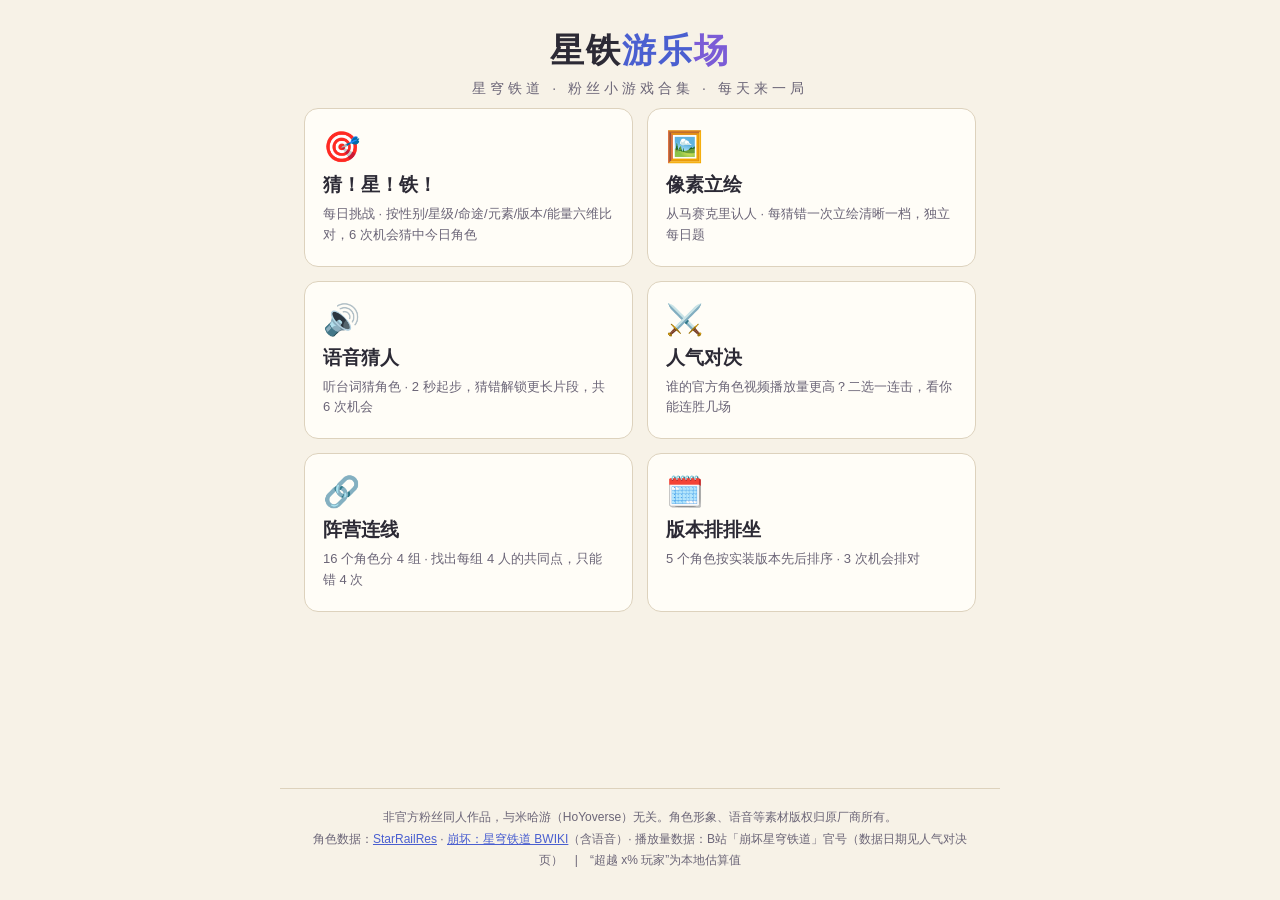
<file: index.html>
<!DOCTYPE html>
<html lang="zh-CN">
<head>
<meta charset="UTF-8">
<meta name="viewport" content="width=device-width, initial-scale=1.0">
<title>星铁游乐场 · 崩坏：星穹铁道粉丝小游戏合集</title>
<meta name="description" content="非官方粉丝同人小游戏合集：每日猜角色、像素立绘、语音猜人、人气对决、阵营连线、版本排排坐。">
<link rel="stylesheet" href="style.css">
</head>
<body>
<header class="site-header">
  <h1>星铁<span class="accent">游乐</span><span class="accent2">场</span></h1>
  <p class="tagline">星穹铁道 · 粉丝小游戏合集 · 每天来一局</p>
</header>

<main>
  <div class="hub-grid">
    <a class="hub-card" href="classic.html">
      <div class="hub-emoji">🎯</div>
      <h2>猜！星！铁！</h2>
      <p>每日挑战 · 按性别/星级/命途/元素/版本/能量六维比对，6 次机会猜中今日角色</p>
    </a>
    <a class="hub-card" href="classic.html#pixel">
      <div class="hub-emoji">🖼️</div>
      <h2>像素立绘</h2>
      <p>从马赛克里认人 · 每猜错一次立绘清晰一档，独立每日题</p>
    </a>
    <a class="hub-card" href="voice.html">
      <div class="hub-emoji">🔊</div>
      <h2>语音猜人</h2>
      <p>听台词猜角色 · 2 秒起步，猜错解锁更长片段，共 6 次机会</p>
    </a>
    <a class="hub-card" href="duel.html">
      <div class="hub-emoji">⚔️</div>
      <h2>人气对决</h2>
      <p>谁的官方角色视频播放量更高？二选一连击，看你能连胜几场</p>
    </a>
    <a class="hub-card" href="links.html">
      <div class="hub-emoji">🔗</div>
      <h2>阵营连线</h2>
      <p>16 个角色分 4 组 · 找出每组 4 人的共同点，只能错 4 次</p>
    </a>
    <a class="hub-card" href="timeline.html">
      <div class="hub-emoji">🗓️</div>
      <h2>版本排排坐</h2>
      <p>5 个角色按实装版本先后排序 · 3 次机会排对</p>
    </a>
  </div>
</main>

<footer class="site-footer">
  <p>非官方粉丝同人作品，与米哈游（HoYoverse）无关。角色形象、语音等素材版权归原厂商所有。</p>
  <p>角色数据：<a href="https://github.com/Mar-7th/StarRailRes" target="_blank" rel="noopener">StarRailRes</a> ·
     <a href="https://wiki.biligame.com/sr/" target="_blank" rel="noopener">崩坏：星穹铁道 BWIKI</a>（含语音）·
     播放量数据：B站「崩坏星穹铁道」官号（数据日期见人气对决页）　|　“超越 x% 玩家”为本地估算值</p>
</footer>

</body>
</html>
</file>
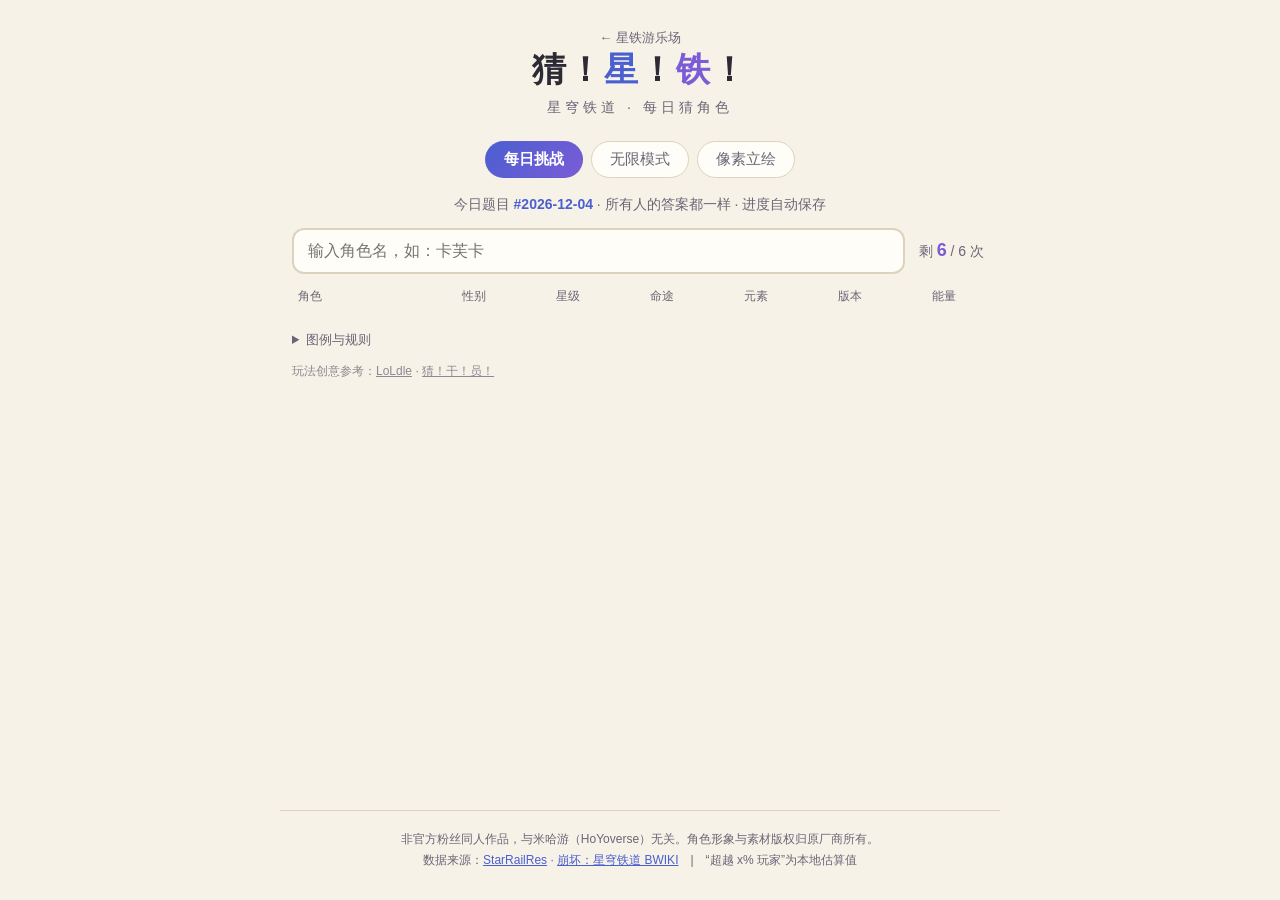
<file: classic.html>
<!DOCTYPE html>
<html lang="zh-CN">
<head>
<meta charset="UTF-8">
<meta name="viewport" content="width=device-width, initial-scale=1.0">
<title>猜！星！铁！ · 星穹铁道每日猜角色</title>
<meta name="description" content="非官方粉丝同人小游戏：每天一道星穹铁道猜角色题，6 次机会，按属性比对逼近答案。">
<link rel="stylesheet" href="style.css">
</head>
<body>
<header class="site-header">
  <a class="home-link" href="index.html">← 星铁游乐场</a>
  <h1>猜！<span class="accent">星</span>！<span class="accent2">铁</span>！</h1>
  <p class="tagline">星穹铁道 · 每日猜角色</p>
</header>

<nav class="tabs" id="tabs">
  <button class="tab active" data-tab="daily">每日挑战</button>
  <button class="tab" data-tab="infinite">无限模式</button>
  <button class="tab" data-tab="pixel">像素立绘</button>
</nav>

<main>
  <!-- 每日 / 无限 共用的游戏视图 -->
  <section id="view-game" class="view">
    <div class="mode-banner" id="modeBanner"></div>

    <div class="guess-bar" id="guessBar">
      <div class="input-wrap">
        <input id="guessInput" type="text" placeholder="输入角色名，如：卡芙卡"
               autocomplete="off" autocapitalize="off" spellcheck="false">
        <ul id="suggestList" class="suggest-list hidden"></ul>
      </div>
      <div class="tries-left" id="triesLeft"></div>
    </div>

    <div class="grid-head" id="gridHead">
      <span class="c-name">角色</span><span>性别</span><span>星级</span><span>命途</span><span>元素</span><span>版本</span><span>能量</span>
    </div>
    <div id="rows" class="rows"></div>

    <div id="result" class="result hidden"></div>

    <details class="legend">
      <summary>图例与规则</summary>
      <ul>
        <li>🟩 完全正确　🟥 不对　🟧 接近（同一角色的不同形态，如「丹恒」与「丹恒•饮月」）</li>
        <li>⬆️ / ⬇️ 用于数值维度（星级 / 实装版本 / 能量上限）：⬆️ 表示答案比你猜的<b>更高</b>，⬇️ 表示更低。</li>
        <li>能量上限为「特殊」的角色（黄泉、飞霄、遐蝶、白厄、昔涟）没有常规能量条，只能精确匹配。</li>
        <li>每日挑战按本地日期出题，同一天所有人同一题，共 6 次机会；进度存在本机浏览器里。</li>
      </ul>
    </details>

    <p class="credit-line">玩法创意参考：<a href="https://loldle.net" target="_blank" rel="noopener">LoLdle</a> · <a href="https://mer.run/arknights-wordle/" target="_blank" rel="noopener">猜！干！员！</a></p>
  </section>

  <!-- 像素立绘：独立玩法 -->
  <section id="view-pixel" class="view hidden">
    <div class="pixel-panel">
      <p class="pixel-hint">看像素立绘猜角色：每猜错一次清晰一档，共 6 次机会。每日一题，与「每日挑战」互不影响。</p>
      <div class="pixel-stage"><canvas id="pixelCanvas" width="512" height="512"></canvas></div>
      <p class="pixel-status" id="pixelStatus"></p>
      <div class="guess-bar">
        <div class="input-wrap">
          <input id="pixelInput" type="text" placeholder="输入角色名，猜这幅立绘"
                 autocomplete="off" autocapitalize="off" spellcheck="false">
          <ul id="pixelSuggest" class="suggest-list hidden"></ul>
        </div>
        <button class="btn ghost" id="practiceBtn">换一张练习</button>
        <button class="btn ghost hidden" id="backDailyBtn">返回每日题</button>
      </div>
      <div id="pixelChips" class="chips"></div>
      <div id="pixelResult" class="result hidden"></div>
    </div>
  </section>
</main>

<footer class="site-footer">
  <p>非官方粉丝同人作品，与米哈游（HoYoverse）无关。角色形象与素材版权归原厂商所有。</p>
  <p>数据来源：<a href="https://github.com/Mar-7th/StarRailRes" target="_blank" rel="noopener">StarRailRes</a> ·
     <a href="https://wiki.biligame.com/sr/" target="_blank" rel="noopener">崩坏：星穹铁道 BWIKI</a>　|　“超越 x% 玩家”为本地估算值</p>
</footer>

<div id="toast" class="toast hidden"></div>

<script src="data/characters.js"></script>
<script src="game.js"></script>
<script src="app.js"></script>
</body>
</html>
</file>
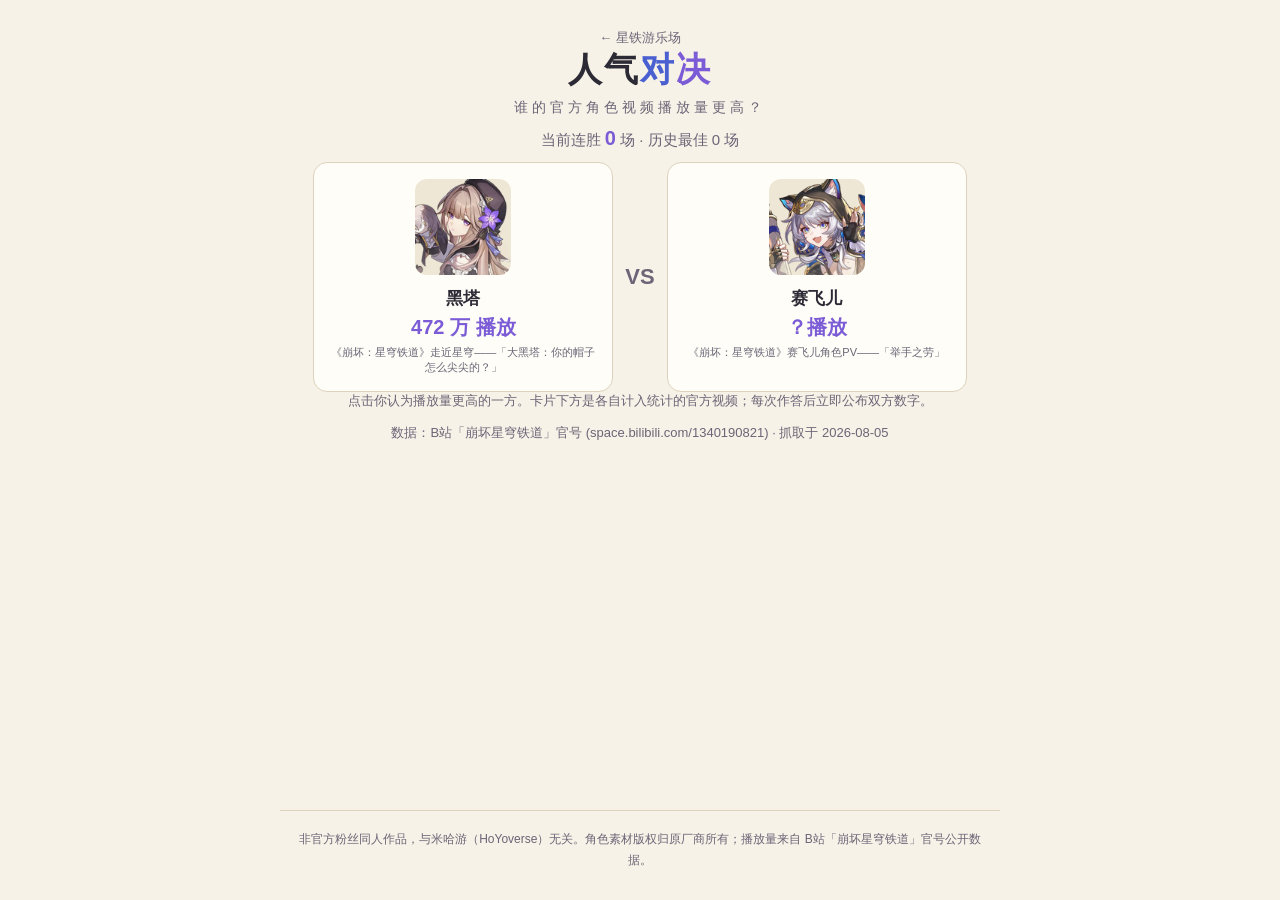
<file: duel.html>
<!DOCTYPE html>
<html lang="zh-CN">
<head>
<meta charset="UTF-8">
<meta name="viewport" content="width=device-width, initial-scale=1.0">
<title>人气对决 · 星铁游乐场</title>
<link rel="stylesheet" href="style.css">
</head>
<body>
<header class="site-header">
  <a class="home-link" href="index.html">← 星铁游乐场</a>
  <h1>人气<span class="accent">对</span><span class="accent2">决</span></h1>
  <p class="tagline">谁的官方角色视频播放量更高？</p>
</header>

<main>
  <section class="view">
    <p class="duel-streak" id="duelStreak"></p>
    <div class="duel-stage" id="duelStage"></div>
    <p class="tl-hint" id="duelHint">点击你认为播放量更高的一方。卡片下方是各自计入统计的官方视频；每次作答后立即公布双方数字。</p>
    <div id="duelResult" class="result hidden"></div>
    <p class="tl-hint" style="margin-top:14px" id="duelSource"></p>
  </section>
</main>

<footer class="site-footer">
  <p>非官方粉丝同人作品，与米哈游（HoYoverse）无关。角色素材版权归原厂商所有；播放量来自 B站「崩坏星穹铁道」官号公开数据。</p>
</footer>

<div id="toast" class="toast hidden"></div>
<script src="data/characters.js"></script>
<script src="data/popularity.js"></script>
<script src="game.js"></script>
<script src="duel.js"></script>
</body>
</html>
</file>
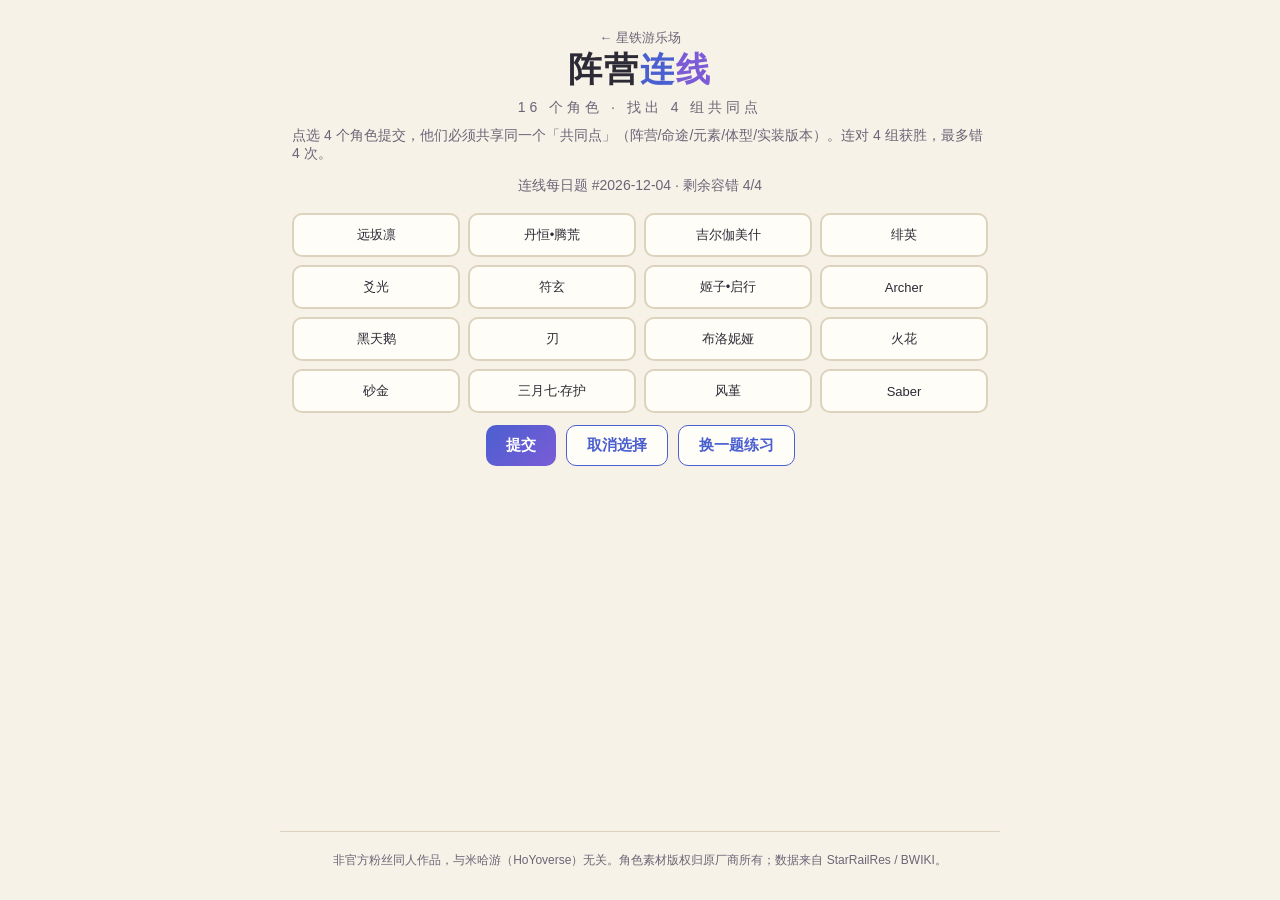
<file: links.html>
<!DOCTYPE html>
<html lang="zh-CN">
<head>
<meta charset="UTF-8">
<meta name="viewport" content="width=device-width, initial-scale=1.0">
<title>阵营连线 · 星铁游乐场</title>
<link rel="stylesheet" href="style.css">
</head>
<body>
<header class="site-header">
  <a class="home-link" href="index.html">← 星铁游乐场</a>
  <h1>阵营<span class="accent">连</span><span class="accent2">线</span></h1>
  <p class="tagline">16 个角色 · 找出 4 组共同点</p>
</header>

<main>
  <section class="view">
    <p class="pixel-hint">点选 4 个角色提交，他们必须共享同一个「共同点」（阵营/命途/元素/体型/实装版本）。连对 4 组获胜，最多错 4 次。</p>
    <p class="conn-mistakes" id="connStatus"></p>
    <div class="conn-solved" id="connSolved"></div>
    <div class="conn-board" id="connBoard"></div>
    <div class="conn-actions">
      <button class="btn" id="connSubmit" disabled>提交</button>
      <button class="btn ghost" id="connClear">取消选择</button>
      <button class="btn ghost" id="connPracticeBtn">换一题练习</button>
      <button class="btn ghost hidden" id="connBackBtn">返回每日题</button>
    </div>
    <div id="connResult" class="result hidden"></div>
  </section>
</main>

<footer class="site-footer">
  <p>非官方粉丝同人作品，与米哈游（HoYoverse）无关。角色素材版权归原厂商所有；数据来自 StarRailRes / BWIKI。</p>
</footer>

<div id="toast" class="toast hidden"></div>
<script src="data/characters.js"></script>
<script src="data/connections.js"></script>
<script src="game.js"></script>
<script src="links.js"></script>
</body>
</html>
</file>
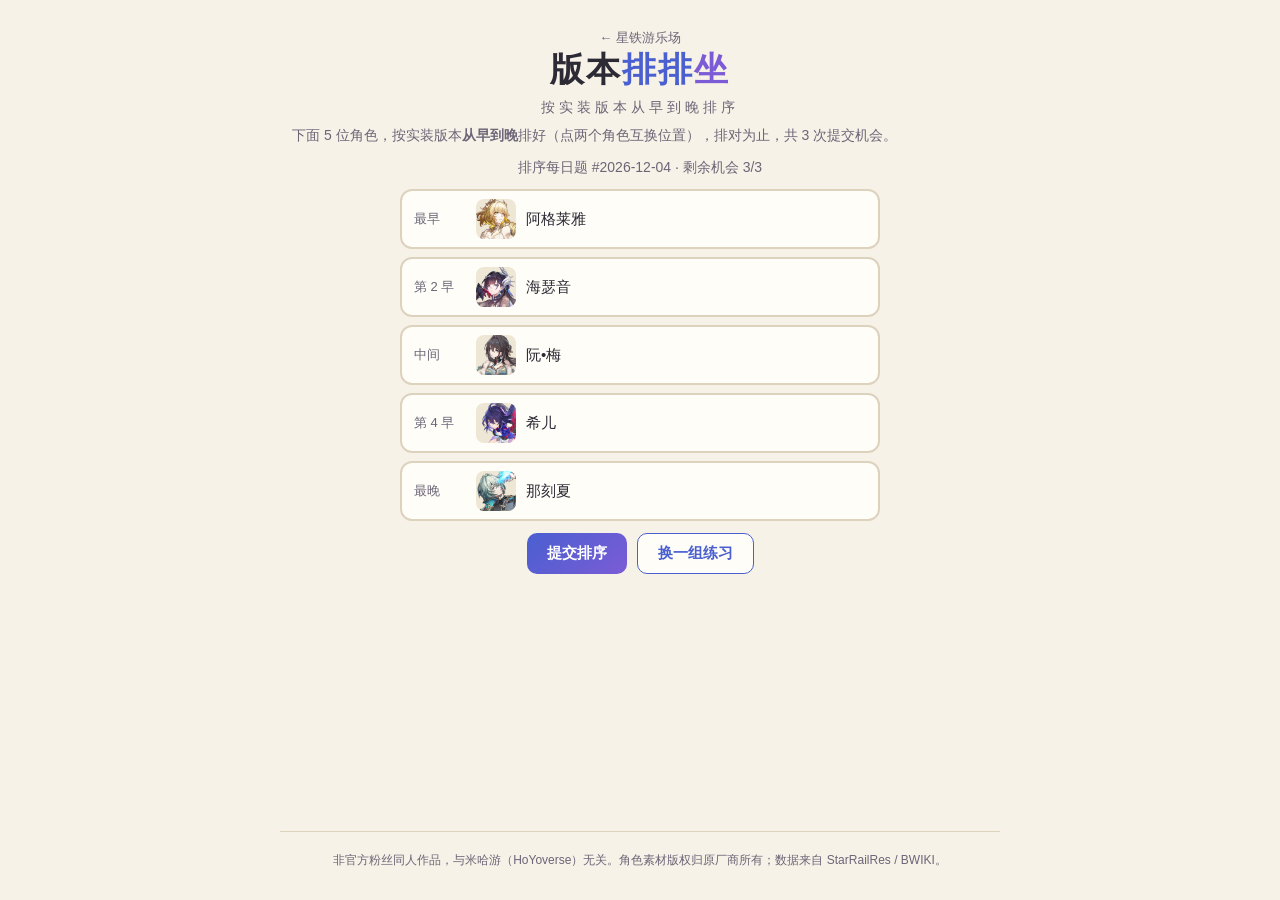
<file: timeline.html>
<!DOCTYPE html>
<html lang="zh-CN">
<head>
<meta charset="UTF-8">
<meta name="viewport" content="width=device-width, initial-scale=1.0">
<title>版本排排坐 · 星铁游乐场</title>
<link rel="stylesheet" href="style.css">
</head>
<body>
<header class="site-header">
  <a class="home-link" href="index.html">← 星铁游乐场</a>
  <h1>版本<span class="accent">排排</span><span class="accent2">坐</span></h1>
  <p class="tagline">按实装版本从早到晚排序</p>
</header>

<main>
  <section class="view">
    <p class="pixel-hint">下面 5 位角色，按实装版本<b>从早到晚</b>排好（点两个角色互换位置），排对为止，共 3 次提交机会。</p>
    <p class="conn-mistakes" id="tlStatus"></p>
    <div class="tl-list" id="tlList"></div>
    <div class="conn-actions">
      <button class="btn" id="tlSubmit">提交排序</button>
      <button class="btn ghost" id="tlPracticeBtn">换一组练习</button>
      <button class="btn ghost hidden" id="tlBackBtn">返回每日题</button>
    </div>
    <div id="tlResult" class="result hidden"></div>
  </section>
</main>

<footer class="site-footer">
  <p>非官方粉丝同人作品，与米哈游（HoYoverse）无关。角色素材版权归原厂商所有；数据来自 StarRailRes / BWIKI。</p>
</footer>

<div id="toast" class="toast hidden"></div>
<script src="data/characters.js"></script>
<script src="game.js"></script>
<script src="timeline.js"></script>
</body>
</html>
</file>
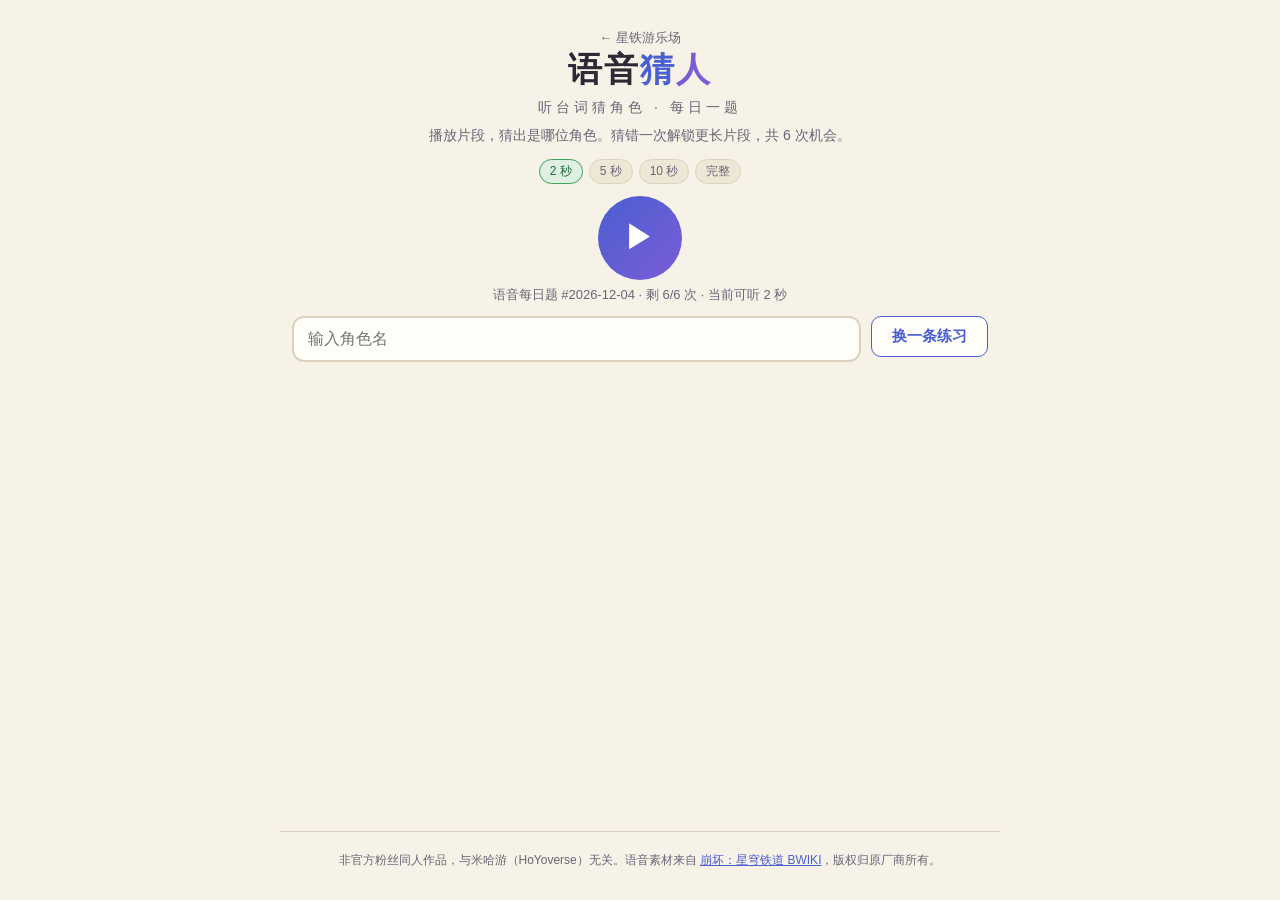
<file: voice.html>
<!DOCTYPE html>
<html lang="zh-CN">
<head>
<meta charset="UTF-8">
<meta name="viewport" content="width=device-width, initial-scale=1.0">
<title>语音猜人 · 星铁游乐场</title>
<link rel="stylesheet" href="style.css">
</head>
<body>
<header class="site-header">
  <a class="home-link" href="index.html">← 星铁游乐场</a>
  <h1>语音<span class="accent">猜</span><span class="accent2">人</span></h1>
  <p class="tagline">听台词猜角色 · 每日一题</p>
</header>

<main>
  <section class="view voice-panel">
    <p class="pixel-hint" id="voiceHint">播放片段，猜出是哪位角色。猜错一次解锁更长片段，共 6 次机会。</p>
    <div class="voice-unlocks" id="voiceUnlocks"></div>
    <button class="play-btn" id="playBtn">▶</button>
    <p class="voice-progress" id="voiceProgress"></p>
    <div class="voice-quote hidden" id="voiceQuote"></div>

    <div class="guess-bar">
      <div class="input-wrap">
        <input id="vInput" type="text" placeholder="输入角色名" autocomplete="off" autocapitalize="off" spellcheck="false">
        <ul id="vSuggest" class="suggest-list hidden"></ul>
      </div>
      <button class="btn ghost" id="vPracticeBtn">换一条练习</button>
      <button class="btn ghost hidden" id="vBackBtn">返回每日题</button>
    </div>
    <div id="vChips" class="chips"></div>
    <div id="vResult" class="result hidden"></div>
  </section>
</main>

<footer class="site-footer">
  <p>非官方粉丝同人作品，与米哈游（HoYoverse）无关。语音素材来自
     <a href="https://wiki.biligame.com/sr/" target="_blank" rel="noopener">崩坏：星穹铁道 BWIKI</a>，版权归原厂商所有。</p>
</footer>

<div id="toast" class="toast hidden"></div>
<script src="data/characters.js"></script>
<script src="data/voice.js"></script>
<script src="game.js"></script>
<script src="voice.js"></script>
</body>
</html>
</file>
<file: style.css>
/* 猜！星！铁！ —— 暖纸底 + 星铁蓝紫点缀 */
:root {
  --paper: #f7f2e7;
  --paper-deep: #efe7d6;
  --ink: #2c2a35;
  --ink-soft: #6b6577;
  --blue: #4a5fd0;
  --purple: #7b5cd6;
  --green: #3da35d;
  --green-bg: #dff0e3;
  --red: #d0574d;
  --red-bg: #f7e0dd;
  --orange: #d98e2b;
  --orange-bg: #f8ecd7;
  --line: #ddd2bd;
  --card: #fffdf7;
  --radius: 12px;
}

* { box-sizing: border-box; margin: 0; padding: 0; }

body {
  background: var(--paper);
  color: var(--ink);
  font-family: -apple-system, BlinkMacSystemFont, "PingFang SC", "Hiragino Sans GB", "Microsoft YaHei", sans-serif;
  min-height: 100vh;
  display: flex;
  flex-direction: column;
  align-items: center;
}

/* 顶部 */
.site-header { text-align: center; padding: 28px 16px 10px; }
.site-header h1 { font-size: 34px; letter-spacing: 2px; }
.site-header .accent { color: var(--blue); }
.site-header .accent2 { color: var(--purple); }
.tagline { color: var(--ink-soft); margin-top: 6px; font-size: 14px; letter-spacing: 4px; }

/* 标签页 */
.tabs { display: flex; gap: 8px; margin: 14px 0 18px; }
.tab {
  border: 1px solid var(--line); background: var(--card); color: var(--ink-soft);
  padding: 8px 18px; border-radius: 999px; font-size: 15px; cursor: pointer;
  transition: all .15s;
}
.tab.active {
  background: linear-gradient(135deg, var(--blue), var(--purple));
  color: #fff; border-color: transparent; font-weight: 600;
}

main { width: 100%; max-width: 720px; padding: 0 12px 40px; flex: 1; }
.view.hidden, .hidden { display: none !important; }

.mode-banner {
  text-align: center; color: var(--ink-soft); font-size: 14px; margin-bottom: 14px;
}
.mode-banner b { color: var(--blue); }

/* 输入区 */
.guess-bar { display: flex; gap: 10px; align-items: flex-start; margin-bottom: 14px; }
.input-wrap { position: relative; flex: 1; }
#guessInput, #pixelInput, #vInput {
  width: 100%; padding: 12px 14px; font-size: 16px;
  border: 2px solid var(--line); border-radius: var(--radius);
  background: var(--card); color: var(--ink); outline: none;
}
#guessInput:focus, #pixelInput:focus, #vInput:focus { border-color: var(--blue); }
#guessInput:disabled, #pixelInput:disabled, #vInput:disabled { opacity: .5; }
.tries-left { padding: 12px 4px; font-size: 14px; color: var(--ink-soft); white-space: nowrap; }
.tries-left b { color: var(--purple); font-size: 18px; }

.suggest-list {
  position: absolute; top: calc(100% + 4px); left: 0; right: 0; z-index: 30;
  list-style: none; background: var(--card); border: 1px solid var(--line);
  border-radius: var(--radius); overflow: hidden; box-shadow: 0 8px 24px rgba(60,50,90,.15);
  max-height: 320px; overflow-y: auto;
}
.suggest-list li {
  display: flex; align-items: center; gap: 10px; padding: 8px 12px; cursor: pointer;
}
.suggest-list li.active, .suggest-list li:hover { background: var(--paper-deep); }
.suggest-list img { width: 34px; height: 34px; border-radius: 8px; background: var(--paper-deep); }
.suggest-list .s-name { font-size: 15px; }
.suggest-list .s-meta { margin-left: auto; font-size: 12px; color: var(--ink-soft); }

/* 比对格 */
.grid-head, .row {
  display: grid; grid-template-columns: 1.5fr repeat(6, 1fr); gap: 6px; align-items: center;
}
.grid-head { font-size: 12px; color: var(--ink-soft); margin-bottom: 6px; text-align: center; }
.grid-head .c-name { text-align: left; padding-left: 6px; }
.rows { display: flex; flex-direction: column; gap: 6px; }
.row { animation: pop .25s ease both; }
@keyframes pop { from { opacity: 0; transform: translateY(6px); } }

.row .cell {
  background: var(--card); border: 1px solid var(--line); border-radius: 10px;
  min-height: 52px; display: flex; flex-direction: column; justify-content: center; align-items: center;
  font-size: 14px; padding: 4px 2px; text-align: center; line-height: 1.25;
}
.row .cell .arrow { font-size: 15px; line-height: 1; }
.row .cell.name {
  flex-direction: row; gap: 8px; justify-content: flex-start; padding: 4px 8px; font-weight: 600;
}
.row .cell.name img { width: 36px; height: 36px; border-radius: 8px; background: var(--paper-deep); }
.cell.green { background: var(--green-bg); border-color: var(--green); color: #1f6b3a; }
.cell.red { background: var(--red-bg); border-color: var(--red); color: #8f352d; }
.cell.orange { background: var(--orange-bg); border-color: var(--orange); color: #8a5a14; }
.cell.up, .cell.down { background: var(--red-bg); border-color: var(--red); color: #8f352d; }

/* 结算 */
.result {
  margin-top: 18px; background: var(--card); border: 1px solid var(--line);
  border-radius: var(--radius); padding: 18px; text-align: center;
}
.result img.r-portrait { width: 160px; border-radius: 14px; }
.result h2 { margin: 10px 0 4px; font-size: 22px; }
.result .r-meta { color: var(--ink-soft); font-size: 13px; margin-bottom: 10px; }
.result .r-grade { font-size: 15px; margin-bottom: 4px; }
.result .r-grade b { color: var(--purple); font-size: 20px; }
.result .r-pct { color: var(--ink-soft); font-size: 13px; margin-bottom: 14px; }
.result .btn-row { display: flex; gap: 10px; justify-content: center; flex-wrap: wrap; }
button.btn {
  border: none; border-radius: 10px; padding: 10px 20px; font-size: 15px; cursor: pointer;
  background: linear-gradient(135deg, var(--blue), var(--purple)); color: #fff; font-weight: 600;
}
button.btn.ghost { background: var(--card); color: var(--blue); border: 1px solid var(--blue); }
.result .r-stats { margin-top: 12px; font-size: 12px; color: var(--ink-soft); }

/* 图例 */
.legend { margin-top: 20px; font-size: 13px; color: var(--ink-soft); }
.legend summary { cursor: pointer; }
.legend ul { padding: 8px 0 0 18px; display: flex; flex-direction: column; gap: 4px; }

/* 像素立绘 */
.pixel-panel { text-align: center; }
.pixel-hint { color: var(--ink-soft); font-size: 14px; margin-bottom: 14px; }
.pixel-stage {
  background: var(--card); border: 1px solid var(--line); border-radius: var(--radius);
  padding: 12px; display: inline-block;
}
#pixelCanvas { width: min(420px, 86vw); height: auto; border-radius: 8px; image-rendering: pixelated; }
.pixel-status { margin-top: 10px; font-size: 14px; color: var(--ink-soft); }
.pixel-panel .guess-bar { margin-top: 12px; max-width: 560px; margin-left: auto; margin-right: auto; flex-wrap: wrap; }
.pixel-panel .guess-bar .input-wrap { flex: 1 1 240px; }
.pixel-panel .guess-bar .btn { white-space: nowrap; }
.chips { display: flex; flex-wrap: wrap; gap: 6px; justify-content: center; margin-top: 12px; }
.chip { padding: 4px 12px; border-radius: 999px; font-size: 13px; border: 1px solid; }
.chip.wrong { background: var(--red-bg); border-color: var(--red); color: #8f352d; }
.chip.hit { background: var(--green-bg); border-color: var(--green); color: #1f6b3a; }

/* 页脚 */
.site-footer {
  text-align: center; color: var(--ink-soft); font-size: 12px; line-height: 1.8;
  padding: 18px 16px 28px; border-top: 1px solid var(--line); width: 100%; max-width: 720px;
}
.site-footer a { color: var(--blue); }

/* 提示条 */
.toast {
  position: fixed; left: 50%; bottom: 40px; transform: translateX(-50%);
  background: var(--ink); color: #fff; padding: 10px 20px; border-radius: 999px;
  font-size: 14px; z-index: 50; box-shadow: 0 6px 20px rgba(0,0,0,.25);
}

@media (max-width: 560px) {
  .site-header h1 { font-size: 26px; }
  .row .cell { font-size: 12px; min-height: 46px; }
  .row .cell.name { font-size: 12px; }
  .row .cell.name img { width: 28px; height: 28px; }
  .grid-head { font-size: 11px; }
}

/* ---------- 游乐场枢纽 ---------- */
.home-link { font-size: 13px; color: var(--ink-soft); text-decoration: none; }
.home-link:hover { color: var(--blue); }
.hub-grid {
  display: grid; grid-template-columns: repeat(auto-fill, minmax(280px, 1fr));
  gap: 14px; width: 100%; max-width: 720px; margin: 0 auto; padding: 0 12px 30px;
}
.hub-card {
  display: block; background: var(--card); border: 1px solid var(--line);
  border-radius: 14px; padding: 20px 18px; text-decoration: none; color: var(--ink);
  transition: transform .15s, box-shadow .15s;
}
.hub-card:hover { transform: translateY(-3px); box-shadow: 0 10px 24px rgba(80,70,120,.15); }
.hub-card h2 { font-size: 19px; margin: 8px 0 6px; }
.hub-card p { font-size: 13px; color: var(--ink-soft); line-height: 1.6; }
.hub-emoji { font-size: 30px; }

/* ---------- 语音猜人 ---------- */
.voice-panel { text-align: center; }
.play-btn {
  width: 84px; height: 84px; border-radius: 50%; border: none; cursor: pointer;
  background: linear-gradient(135deg, var(--blue), var(--purple)); color: #fff; font-size: 32px;
  margin: 10px auto 6px; display: block;
}
.voice-progress { font-size: 13px; color: var(--ink-soft); margin-bottom: 12px; }
.voice-quote {
  background: var(--card); border: 1px dashed var(--orange); border-radius: 10px;
  padding: 10px 14px; margin: 10px auto; max-width: 480px; font-size: 14px; color: #8a5a14;
}
.voice-unlocks { display: flex; gap: 6px; justify-content: center; margin: 8px 0 12px; }
.voice-unlocks span {
  font-size: 12px; padding: 3px 10px; border-radius: 999px;
  background: var(--paper-deep); color: var(--ink-soft); border: 1px solid var(--line);
}
.voice-unlocks span.on { background: var(--green-bg); border-color: var(--green); color: #1f6b3a; }

/* ---------- 人气对决 ---------- */
.duel-stage { display: flex; gap: 12px; align-items: stretch; justify-content: center; }
.duel-card {
  flex: 1; max-width: 300px; background: var(--card); border: 1px solid var(--line);
  border-radius: 14px; padding: 16px; text-align: center; cursor: pointer;
  transition: transform .12s;
}
.duel-card:hover { transform: translateY(-2px); }
.duel-card img { width: 96px; height: 96px; border-radius: 12px; background: var(--paper-deep); }
.duel-card h3 { margin: 8px 0 4px; font-size: 17px; }
.duel-card .views { font-size: 20px; font-weight: 700; color: var(--purple); }
.duel-card .vtitle { font-size: 11px; color: var(--ink-soft); margin-top: 4px; }
.duel-vs { align-self: center; font-size: 22px; font-weight: 700; color: var(--ink-soft); }
.duel-streak { text-align: center; font-size: 15px; margin-bottom: 12px; color: var(--ink-soft); }
.duel-streak b { color: var(--purple); font-size: 20px; }

/* ---------- 阵营连线 ---------- */
.conn-board { display: grid; grid-template-columns: repeat(4, 1fr); gap: 8px; margin: 12px 0; }
.conn-card {
  background: var(--card); border: 2px solid var(--line); border-radius: 10px;
  padding: 10px 4px; text-align: center; font-size: 13px; cursor: pointer; user-select: none;
  min-height: 44px; display: flex; align-items: center; justify-content: center;
}
.conn-card.sel { border-color: var(--blue); background: #e7ebfb; }
.conn-card.done { pointer-events: none; color: #fff; font-weight: 600; }
.conn-card.done small { display: block; font-weight: 400; font-size: 10px; opacity: .85; }
.conn-card.c0 { background: #e9c46a; border-color: #e9c46a; }
.conn-card.c1 { background: #6aad6a; border-color: #6aad6a; }
.conn-card.c2 { background: #6a8fd0; border-color: #6a8fd0; }
.conn-card.c3 { background: #9a6fc9; border-color: #9a6fc9; }
.conn-mistakes { text-align: center; font-size: 14px; color: var(--ink-soft); margin: 6px 0; }
.conn-solved { display: flex; flex-direction: column; gap: 6px; margin-bottom: 10px; }
.conn-solved .grp {
  border-radius: 10px; padding: 8px 12px; color: #fff; font-size: 13px; text-align: center;
}
.conn-solved .grp.c0 { background: #e9c46a; } .conn-solved .grp.c1 { background: #6aad6a; }
.conn-solved .grp.c2 { background: #6a8fd0; } .conn-solved .grp.c3 { background: #9a6fc9; }
.conn-actions { display: flex; gap: 10px; justify-content: center; margin: 8px 0; }

/* ---------- 版本排排坐 ---------- */
.tl-list { display: flex; flex-direction: column; gap: 8px; margin: 12px auto; max-width: 480px; }
.tl-item {
  display: flex; align-items: center; gap: 10px; background: var(--card);
  border: 2px solid var(--line); border-radius: 12px; padding: 8px 12px; cursor: pointer;
  font-size: 15px;
}
.tl-item img { width: 40px; height: 40px; border-radius: 8px; background: var(--paper-deep); }
.tl-item.sel { border-color: var(--blue); background: #e7ebfb; }
.tl-item .pos { color: var(--ink-soft); font-size: 13px; width: 52px; }
.tl-item .ver { margin-left: auto; color: var(--purple); font-weight: 600; }
.tl-hint { text-align: center; font-size: 13px; color: var(--ink-soft); }

/* 创意参考标注（低调） */
.credit-line { margin-top: 14px; font-size: 12px; color: var(--ink-soft); opacity: .75; }
.credit-line a { color: var(--ink-soft); text-decoration: underline; }
.credit-line a:hover { color: var(--blue); }
</file>
